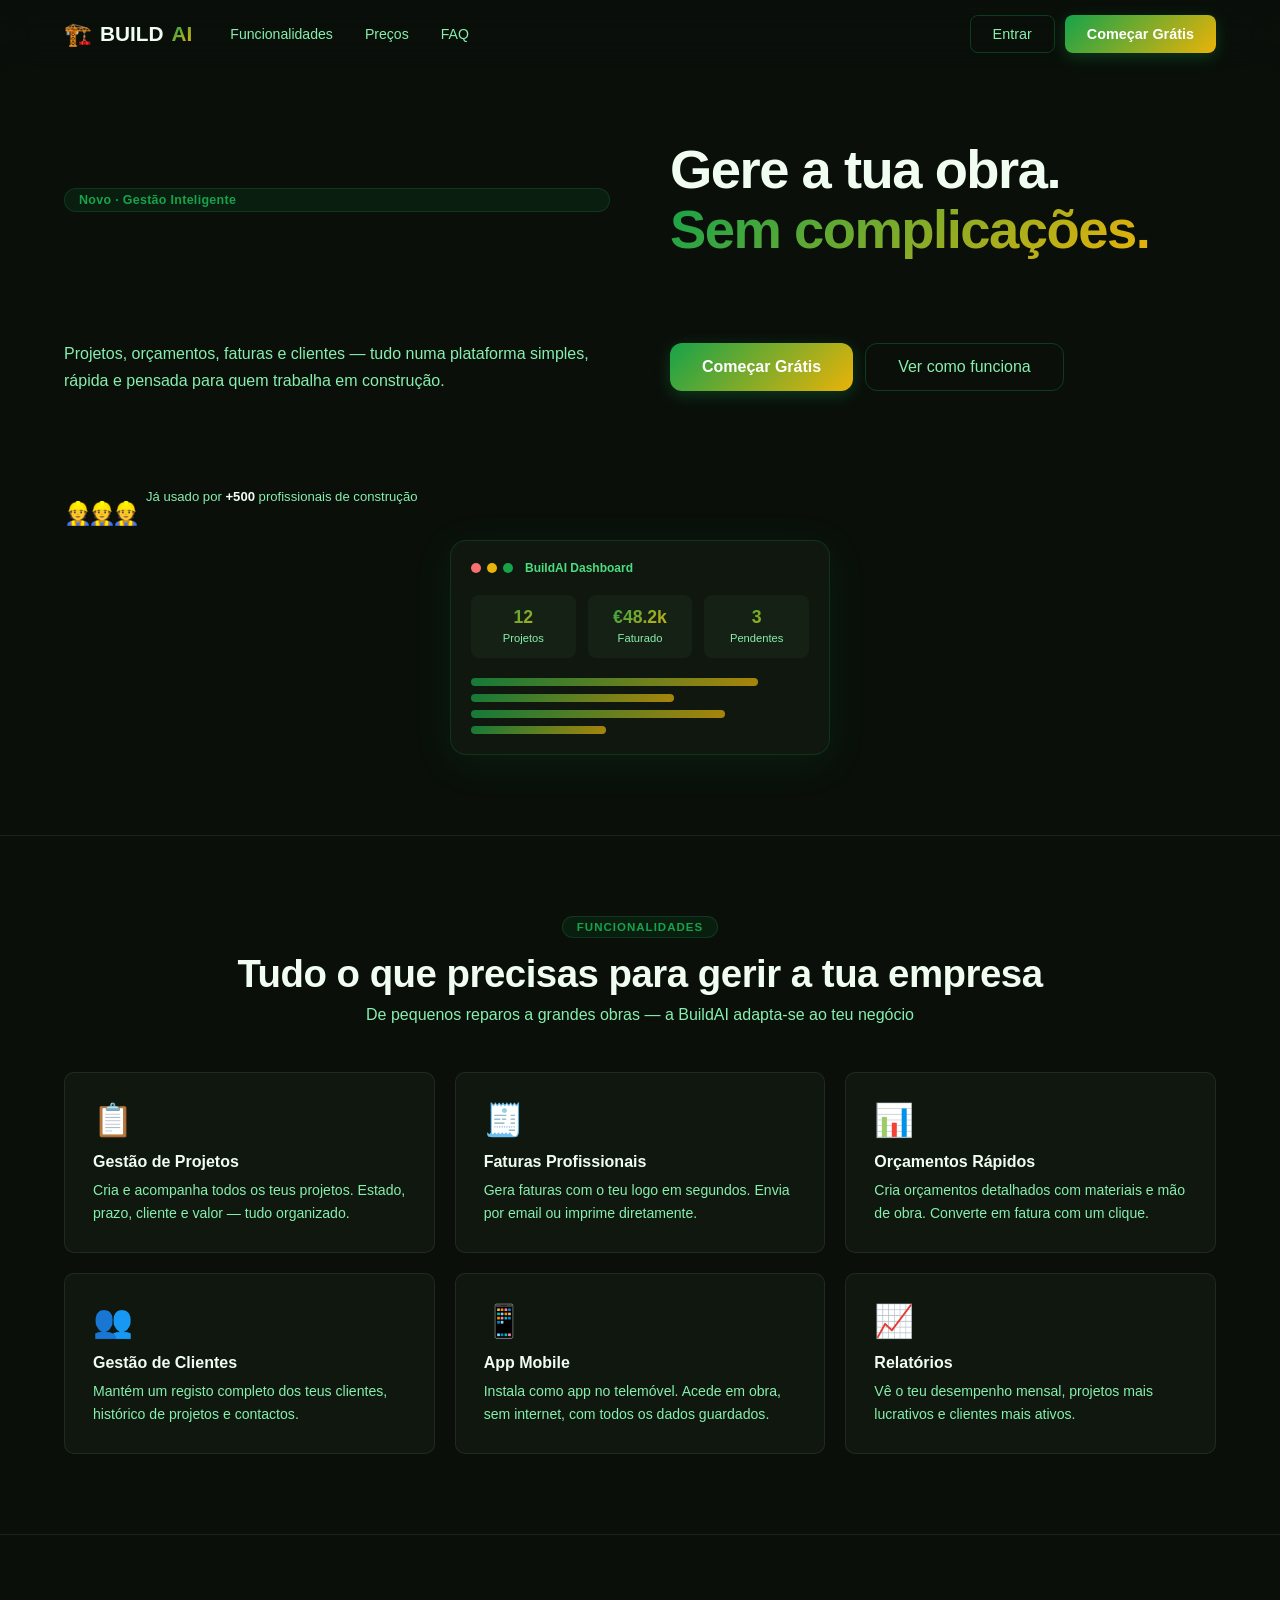
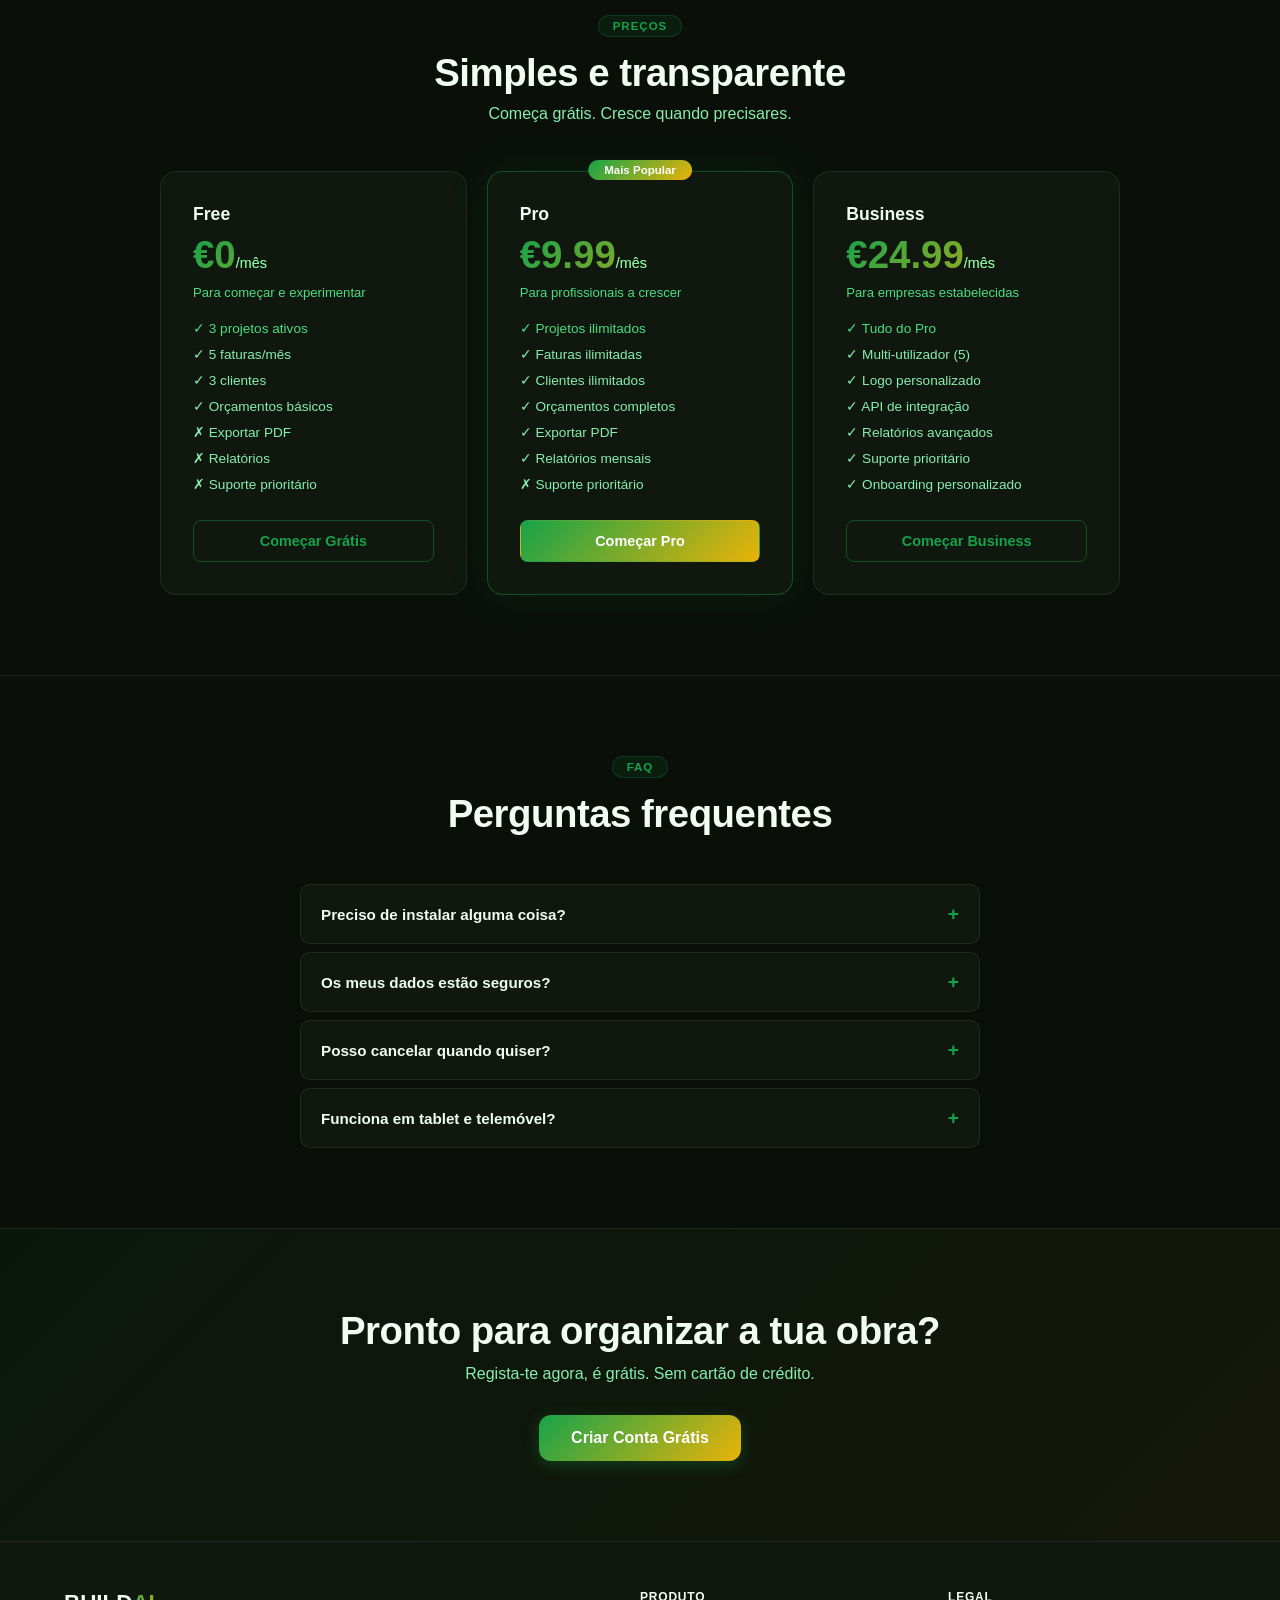
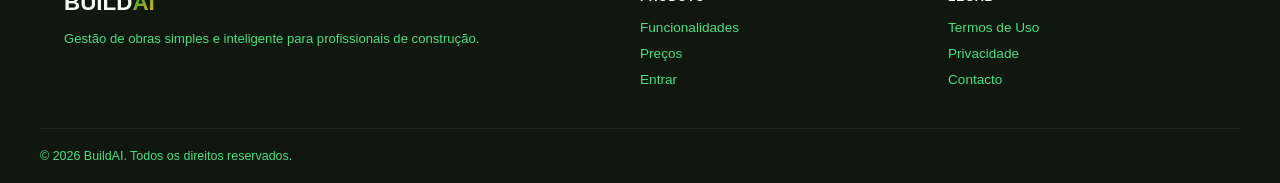
<file: index.html>
<!DOCTYPE html>
<html lang="pt">
<head>
  <meta charset="UTF-8">
  <meta name="viewport" content="width=device-width, initial-scale=1.0">
  <title>BuildAI — Gestão de Obras e Construção</title>
  <meta name="description" content="Plataforma de gestão para empresas de construção. Projetos, faturas, orçamentos — tudo num só lugar.">
  <meta name="theme-color" content="#16a34a">
  <link rel="stylesheet" href="css/style.css">
  <link rel="manifest" href="manifest.json">
  <link rel="icon" href="data:image/svg+xml,<svg xmlns='http://www.w3.org/2000/svg' viewBox='0 0 100 100'><text y='.9em' font-size='90'>🏗️</text></svg>">
</head>
<body>

<!-- ─── Header ───────────────────────────────────────────────────────────── -->
<header id="header">
  <div class="container header-inner">
    <a class="logo" href="#">
      <span class="logo-icon">🏗️</span>
      BUILD<strong>AI</strong>
    </a>
    <nav>
      <a href="#features">Funcionalidades</a>
      <a href="#precos">Preços</a>
      <a href="#faq">FAQ</a>
    </nav>
    <div class="header-right">
      <a href="app/index.html" class="btn-ghost">Entrar</a>
      <a href="app/index.html#register" class="btn-primary">Começar Grátis</a>
    </div>
    <button class="hamburger" id="hamburger" onclick="document.getElementById('mobile-nav').classList.toggle('open')">
      <span></span><span></span><span></span>
    </button>
  </div>
</header>

<!-- ─── Mobile Nav ────────────────────────────────────────────────────────── -->
<div class="mobile-nav" id="mobile-nav">
  <button class="mobile-nav-close" onclick="document.getElementById('mobile-nav').classList.remove('open')">✕</button>
  <a href="#features" onclick="document.getElementById('mobile-nav').classList.remove('open')">Funcionalidades</a>
  <a href="#precos" onclick="document.getElementById('mobile-nav').classList.remove('open')">Preços</a>
  <a href="#faq" onclick="document.getElementById('mobile-nav').classList.remove('open')">FAQ</a>
  <a href="app/index.html" class="btn-ghost">Entrar</a>
  <a href="app/index.html#register" class="btn-primary">Começar Grátis</a>
</div>

<!-- ─── Hero ──────────────────────────────────────────────────────────────── -->
<section class="hero">
  <div class="container hero-inner">
    <div class="hero-badge">Novo · Gestão Inteligente</div>
    <h1>Gere a tua obra.<br><span class="gradient-text">Sem complicações.</span></h1>
    <p>Projetos, orçamentos, faturas e clientes — tudo numa plataforma simples, rápida e pensada para quem trabalha em construção.</p>
    <div class="hero-btns">
      <a href="app/index.html#register" class="btn-primary btn-lg">Começar Grátis</a>
      <a href="#features" class="btn-ghost btn-lg">Ver como funciona</a>
    </div>
    <div class="hero-proof">
      <div class="proof-avatars">
        <span>👷</span><span>👷</span><span>👷</span>
      </div>
      <p>Já usado por <strong>+500</strong> profissionais de construção</p>
    </div>
  </div>
  <div class="hero-visual">
    <div class="dashboard-preview">
      <div class="preview-header">
        <span class="preview-dot red"></span>
        <span class="preview-dot yellow"></span>
        <span class="preview-dot green"></span>
        <span class="preview-title">BuildAI Dashboard</span>
      </div>
      <div class="preview-stats">
        <div class="preview-stat">
          <strong>12</strong><span>Projetos</span>
        </div>
        <div class="preview-stat">
          <strong>€48.2k</strong><span>Faturado</span>
        </div>
        <div class="preview-stat">
          <strong>3</strong><span>Pendentes</span>
        </div>
      </div>
      <div class="preview-bars">
        <div class="preview-bar" style="width:85%"></div>
        <div class="preview-bar" style="width:60%"></div>
        <div class="preview-bar" style="width:75%"></div>
        <div class="preview-bar" style="width:40%"></div>
      </div>
    </div>
  </div>
</section>

<!-- ─── Features ─────────────────────────────────────────────────────────── -->
<section class="features" id="features">
  <div class="container">
    <div class="section-header">
      <div class="section-tag">Funcionalidades</div>
      <h2>Tudo o que precisas para gerir a tua empresa</h2>
      <p>De pequenos reparos a grandes obras — a BuildAI adapta-se ao teu negócio</p>
    </div>
    <div class="features-grid">
      <div class="feature-card">
        <div class="feature-icon">📋</div>
        <h3>Gestão de Projetos</h3>
        <p>Cria e acompanha todos os teus projetos. Estado, prazo, cliente e valor — tudo organizado.</p>
      </div>
      <div class="feature-card">
        <div class="feature-icon">🧾</div>
        <h3>Faturas Profissionais</h3>
        <p>Gera faturas com o teu logo em segundos. Envia por email ou imprime diretamente.</p>
      </div>
      <div class="feature-card">
        <div class="feature-icon">📊</div>
        <h3>Orçamentos Rápidos</h3>
        <p>Cria orçamentos detalhados com materiais e mão de obra. Converte em fatura com um clique.</p>
      </div>
      <div class="feature-card">
        <div class="feature-icon">👥</div>
        <h3>Gestão de Clientes</h3>
        <p>Mantém um registo completo dos teus clientes, histórico de projetos e contactos.</p>
      </div>
      <div class="feature-card">
        <div class="feature-icon">📱</div>
        <h3>App Mobile</h3>
        <p>Instala como app no telemóvel. Acede em obra, sem internet, com todos os dados guardados.</p>
      </div>
      <div class="feature-card">
        <div class="feature-icon">📈</div>
        <h3>Relatórios</h3>
        <p>Vê o teu desempenho mensal, projetos mais lucrativos e clientes mais ativos.</p>
      </div>
    </div>
  </div>
</section>

<!-- ─── Pricing ───────────────────────────────────────────────────────────── -->
<section class="pricing" id="precos">
  <div class="container">
    <div class="section-header">
      <div class="section-tag">Preços</div>
      <h2>Simples e transparente</h2>
      <p>Começa grátis. Cresce quando precisares.</p>
    </div>
    <div class="plans-grid">

      <div class="plan-card">
        <div class="plan-name">Free</div>
        <div class="plan-price">€0<small>/mês</small></div>
        <p class="plan-desc">Para começar e experimentar</p>
        <ul>
          <li>✓ 3 projetos ativos</li>
          <li>✓ 5 faturas/mês</li>
          <li>✓ 3 clientes</li>
          <li>✓ Orçamentos básicos</li>
          <li>✗ Exportar PDF</li>
          <li>✗ Relatórios</li>
          <li>✗ Suporte prioritário</li>
        </ul>
        <a href="app/index.html#register" class="btn-plan">Começar Grátis</a>
      </div>

      <div class="plan-card featured">
        <div class="plan-badge">Mais Popular</div>
        <div class="plan-name">Pro</div>
        <div class="plan-price">€9.99<small>/mês</small></div>
        <p class="plan-desc">Para profissionais a crescer</p>
        <ul>
          <li>✓ Projetos ilimitados</li>
          <li>✓ Faturas ilimitadas</li>
          <li>✓ Clientes ilimitados</li>
          <li>✓ Orçamentos completos</li>
          <li>✓ Exportar PDF</li>
          <li>✓ Relatórios mensais</li>
          <li>✗ Suporte prioritário</li>
        </ul>
        <a href="app/index.html#register" class="btn-plan btn-plan-featured">Começar Pro</a>
      </div>

      <div class="plan-card">
        <div class="plan-name">Business</div>
        <div class="plan-price">€24.99<small>/mês</small></div>
        <p class="plan-desc">Para empresas estabelecidas</p>
        <ul>
          <li>✓ Tudo do Pro</li>
          <li>✓ Multi-utilizador (5)</li>
          <li>✓ Logo personalizado</li>
          <li>✓ API de integração</li>
          <li>✓ Relatórios avançados</li>
          <li>✓ Suporte prioritário</li>
          <li>✓ Onboarding personalizado</li>
        </ul>
        <a href="app/index.html#register" class="btn-plan">Começar Business</a>
      </div>

    </div>
  </div>
</section>

<!-- ─── FAQ ───────────────────────────────────────────────────────────────── -->
<section class="faq" id="faq">
  <div class="container">
    <div class="section-header">
      <div class="section-tag">FAQ</div>
      <h2>Perguntas frequentes</h2>
    </div>
    <div class="faq-list">
      <div class="faq-item">
        <button class="faq-q" onclick="toggleFaq(this)">Preciso de instalar alguma coisa? <span>+</span></button>
        <div class="faq-a">Não. A BuildAI funciona diretamente no browser. Podes também instalar como app no telemóvel sem ir à App Store.</div>
      </div>
      <div class="faq-item">
        <button class="faq-q" onclick="toggleFaq(this)">Os meus dados estão seguros? <span>+</span></button>
        <div class="faq-a">Sim. Os dados ficam guardados no teu dispositivo. Não partilhamos informação com terceiros.</div>
      </div>
      <div class="faq-item">
        <button class="faq-q" onclick="toggleFaq(this)">Posso cancelar quando quiser? <span>+</span></button>
        <div class="faq-a">Sim, sem compromisso. Cancelas a qualquer momento e passas para o plano Free.</div>
      </div>
      <div class="faq-item">
        <button class="faq-q" onclick="toggleFaq(this)">Funciona em tablet e telemóvel? <span>+</span></button>
        <div class="faq-a">Sim, o design é totalmente responsivo e funciona em qualquer dispositivo.</div>
      </div>
    </div>
  </div>
</section>

<!-- ─── CTA ───────────────────────────────────────────────────────────────── -->
<section class="cta">
  <div class="container cta-inner">
    <h2>Pronto para organizar a tua obra?</h2>
    <p>Regista-te agora, é grátis. Sem cartão de crédito.</p>
    <a href="app/index.html#register" class="btn-primary btn-lg">Criar Conta Grátis</a>
  </div>
</section>

<!-- ─── Footer ────────────────────────────────────────────────────────────── -->
<footer>
  <div class="container footer-inner">
    <div>
      <span class="footer-logo">BUILD<strong>AI</strong></span>
      <p>Gestão de obras simples e inteligente para profissionais de construção.</p>
    </div>
    <div class="footer-col">
      <h4>Produto</h4>
      <ul>
        <li><a href="#features">Funcionalidades</a></li>
        <li><a href="#precos">Preços</a></li>
        <li><a href="app/index.html">Entrar</a></li>
      </ul>
    </div>
    <div class="footer-col">
      <h4>Legal</h4>
      <ul>
        <li><a href="#">Termos de Uso</a></li>
        <li><a href="#">Privacidade</a></li>
        <li><a href="#">Contacto</a></li>
      </ul>
    </div>
  </div>
  <div class="container footer-bottom">
    <p>© <span id="year"></span> BuildAI. Todos os direitos reservados.</p>
  </div>
</footer>

<script>
  document.getElementById('year').textContent = new Date().getFullYear();
  window.addEventListener('scroll', () => {
    document.getElementById('header').classList.toggle('solid', window.scrollY > 50);
  });
  function toggleFaq(btn) {
    const item = btn.parentElement;
    item.classList.toggle('open');
    btn.querySelector('span').textContent = item.classList.contains('open') ? '−' : '+';
  }
</script>
</body>
</html>
</file>
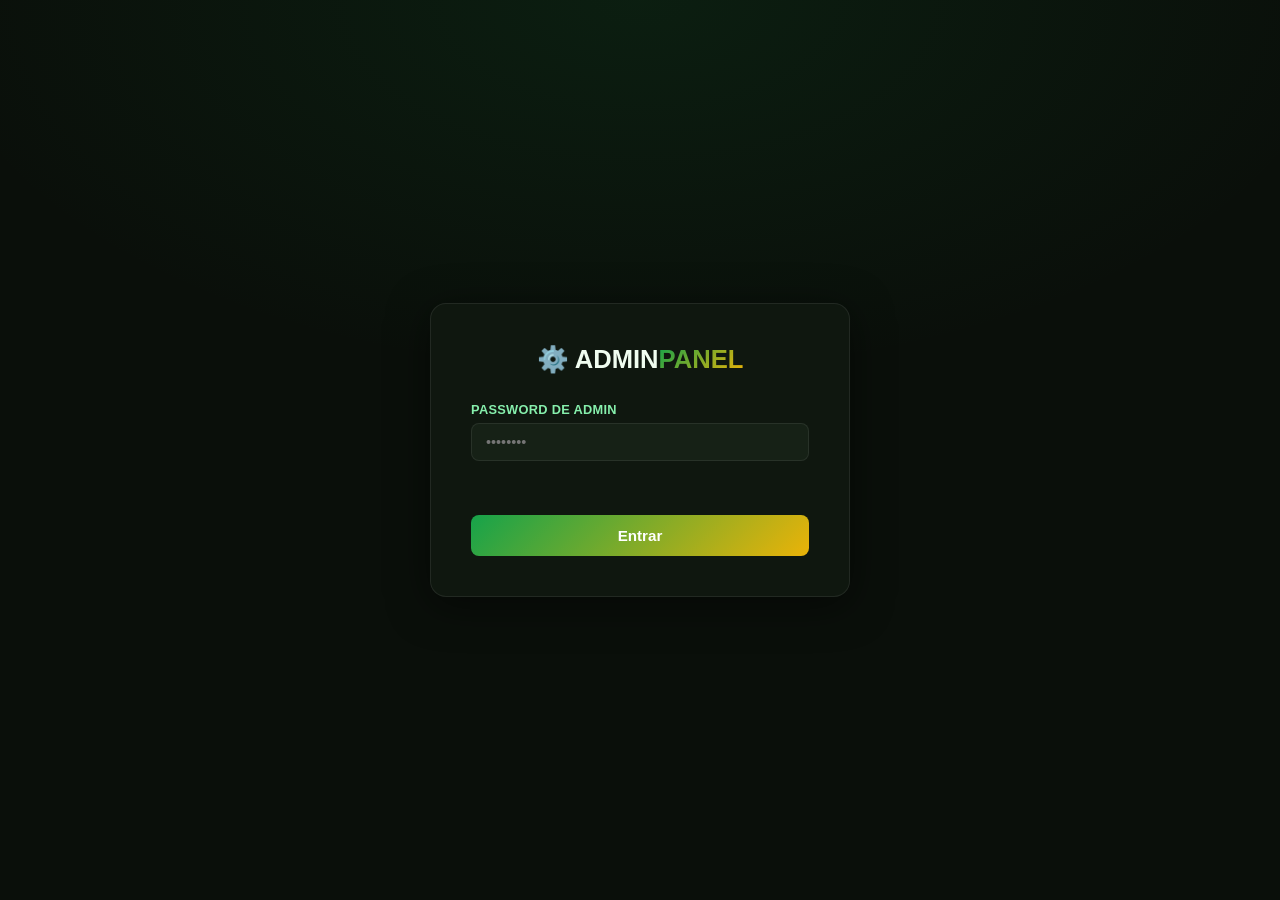
<file: admin/index.html>
<!DOCTYPE html>
<html lang="pt">
<head>
  <meta charset="UTF-8">
  <meta name="viewport" content="width=device-width, initial-scale=1.0">
  <title>BuildAI Admin</title>
  <meta name="robots" content="noindex, nofollow">
  <meta name="theme-color" content="#16a34a">
  <link rel="stylesheet" href="../css/app.css">
  <link rel="stylesheet" href="admin.css">
  <link rel="icon" href="data:image/svg+xml,<svg xmlns='http://www.w3.org/2000/svg' viewBox='0 0 100 100'><text y='.9em' font-size='90'>⚙️</text></svg>">
</head>
<body>

<!-- ─── Admin Login ───────────────────────────────────────────────────────── -->
<div id="admin-login" class="auth-screen">
  <div class="auth-box">
    <div class="auth-logo">⚙️ ADMIN<strong>PANEL</strong></div>
    <div class="auth-form">
      <div class="form-group">
        <label>Password de Admin</label>
        <input type="password" id="admin-pass" placeholder="••••••••" onkeydown="if(event.key==='Enter') AdminAuth.login()">
      </div>
      <div id="admin-error" class="auth-error"></div>
      <button class="btn-auth" onclick="AdminAuth.login()">Entrar</button>
    </div>
  </div>
</div>

<!-- ─── Admin App ─────────────────────────────────────────────────────────── -->
<div id="admin-app" class="app-screen hidden">

  <aside class="sidebar">
    <div class="sidebar-logo">⚙️ ADMIN<strong>PANEL</strong></div>
    <nav class="sidebar-nav">
      <a class="nav-item active" onclick="Admin.goto('overview')" data-page="overview"><span>📊</span> Visão Geral</a>
      <a class="nav-item" onclick="Admin.goto('users')" data-page="users"><span>👥</span> Utilizadores</a>
      <a class="nav-item" onclick="Admin.goto('projects')" data-page="projects"><span>📋</span> Todos os Projetos</a>
      <a class="nav-item" onclick="Admin.goto('invoices')" data-page="invoices"><span>🧾</span> Todas as Faturas</a>
      <a class="nav-item" onclick="Admin.goto('revenue')" data-page="revenue"><span>💶</span> Receita</a>
    </nav>
    <div class="sidebar-footer">
      <div class="plan-badge-sidebar" style="background:rgba(234,179,8,0.15);color:#eab308">ADMIN</div>
      <button class="btn-logout" onclick="AdminAuth.logout()">Sair</button>
    </div>
  </aside>

  <div class="main-wrap">
    <header class="app-header">
      <button class="menu-toggle" onclick="document.querySelector('.sidebar').classList.toggle('open')">☰</button>
      <h1 id="admin-page-title">Visão Geral</h1>
      <div class="app-header-right">
        <span style="font-size:0.8rem;color:var(--text2)">Admin</span>
        <div class="avatar" style="background:linear-gradient(135deg,#eab308,#f97316)">A</div>
      </div>
    </header>
    <main id="admin-main" class="app-main"></main>
  </div>
</div>

<!-- ─── Modal ─────────────────────────────────────────────────────────────── -->
<div id="modal" class="modal hidden">
  <div class="modal-box">
    <div class="modal-header">
      <h3 id="modal-title"></h3>
      <button onclick="closeModal()">✕</button>
    </div>
    <div id="modal-body"></div>
  </div>
</div>

<div id="toast-container"></div>

<script src="../js/db.js"></script>
<script src="admin.js"></script>
</body>
</html>
</file>
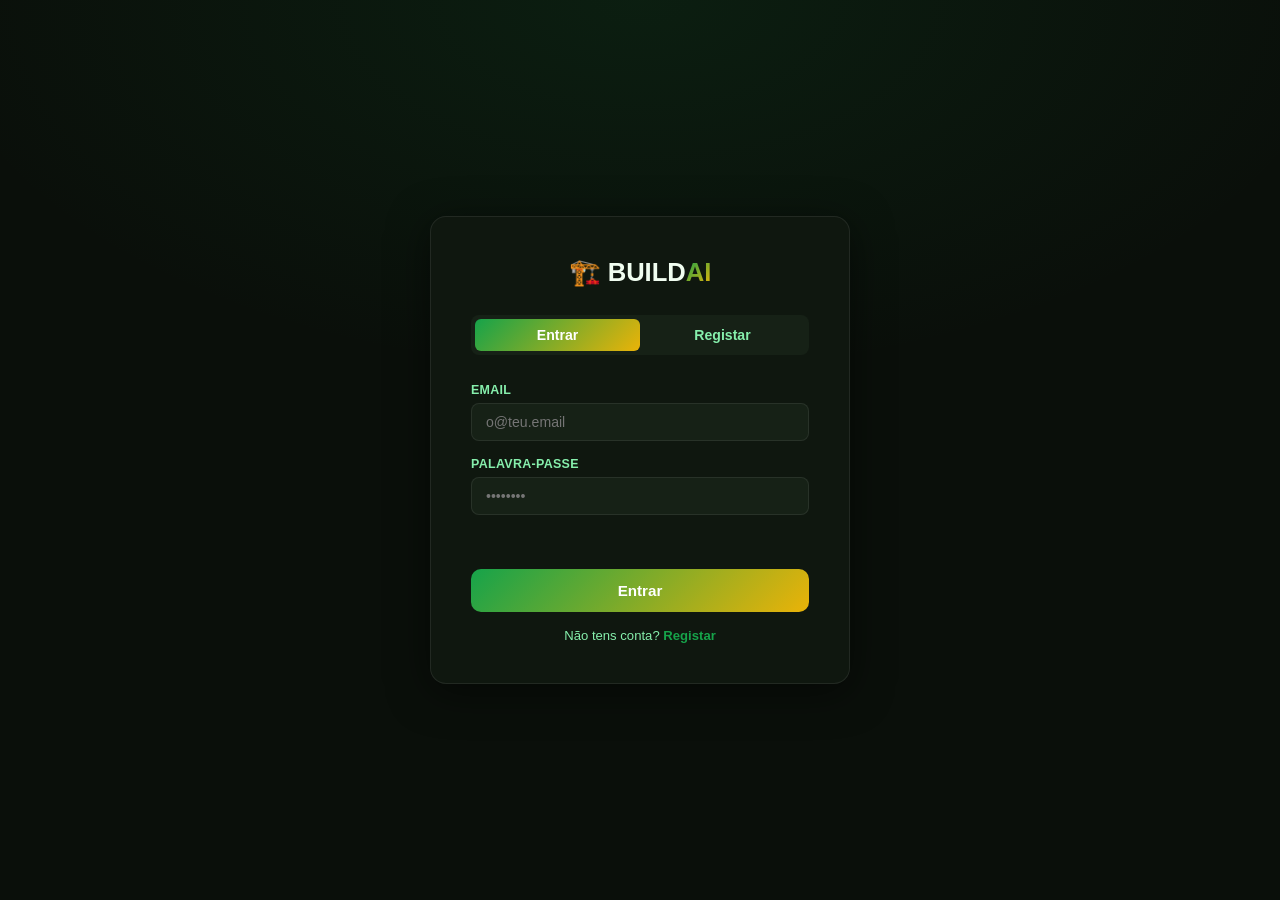
<file: app/index.html>
<!DOCTYPE html>
<html lang="pt">
<head>
  <meta charset="UTF-8">
  <meta name="viewport" content="width=device-width, initial-scale=1.0">
  <title>BuildAI — App</title>
  <meta name="theme-color" content="#16a34a">
  <link rel="stylesheet" href="../css/app.css">
  <link rel="manifest" href="../manifest.json">
  <link rel="icon" href="data:image/svg+xml,<svg xmlns='http://www.w3.org/2000/svg' viewBox='0 0 100 100'><text y='.9em' font-size='90'>🏗️</text></svg>">
</head>
<body>

<!-- ─── Auth Screen ───────────────────────────────────────────────────────── -->
<div id="auth-screen" class="auth-screen">
  <div class="auth-box">
    <div class="auth-logo">🏗️ BUILD<strong>AI</strong></div>
    <div class="auth-tabs">
      <button class="auth-tab active" onclick="showTab('login')">Entrar</button>
      <button class="auth-tab" onclick="showTab('register')">Registar</button>
    </div>

    <!-- Login -->
    <div id="tab-login" class="auth-form">
      <div class="form-group">
        <label>Email</label>
        <input type="email" id="login-email" placeholder="o@teu.email">
      </div>
      <div class="form-group">
        <label>Palavra-passe</label>
        <input type="password" id="login-pass" placeholder="••••••••">
      </div>
      <div id="login-error" class="auth-error"></div>
      <button class="btn-auth" onclick="Auth.login()">Entrar</button>
      <p class="auth-switch">Não tens conta? <a onclick="showTab('register')">Registar</a></p>
    </div>

    <!-- Register -->
    <div id="tab-register" class="auth-form hidden">
      <div class="form-group">
        <label>Nome</label>
        <input type="text" id="reg-name" placeholder="O teu nome">
      </div>
      <div class="form-group">
        <label>Empresa (opcional)</label>
        <input type="text" id="reg-company" placeholder="Nome da empresa">
      </div>
      <div class="form-group">
        <label>Email</label>
        <input type="email" id="reg-email" placeholder="o@teu.email">
      </div>
      <div class="form-group">
        <label>Palavra-passe</label>
        <input type="password" id="reg-pass" placeholder="Mínimo 6 caracteres">
      </div>
      <div id="reg-error" class="auth-error"></div>
      <button class="btn-auth" onclick="Auth.register()">Criar Conta Grátis</button>
      <p class="auth-switch">Já tens conta? <a onclick="showTab('login')">Entrar</a></p>
    </div>
  </div>
</div>

<!-- ─── App ───────────────────────────────────────────────────────────────── -->
<div id="app-screen" class="app-screen hidden">

  <!-- Sidebar -->
  <aside class="sidebar" id="sidebar">
    <div class="sidebar-logo">🏗️ BUILD<strong>AI</strong></div>
    <nav class="sidebar-nav">
      <a class="nav-item active" onclick="App.goto('dashboard')" data-page="dashboard">
        <span>📊</span> Dashboard
      </a>
      <a class="nav-item" onclick="App.goto('projects')" data-page="projects">
        <span>📋</span> Projetos
      </a>
      <a class="nav-item" onclick="App.goto('quotes')" data-page="quotes">
        <span>📊</span> Orçamentos
      </a>
      <a class="nav-item" onclick="App.goto('invoices')" data-page="invoices">
        <span>🧾</span> Faturas
      </a>
      <a class="nav-item" onclick="App.goto('clients')" data-page="clients">
        <span>👥</span> Clientes
      </a>
      <a class="nav-item" onclick="App.goto('statistics')" data-page="statistics">
        <span>📈</span> Estatísticas
      </a>
    </nav>
    <div class="sidebar-footer">
      <div class="plan-badge-sidebar" id="plan-badge">Free</div>
      <a class="nav-item" onclick="App.goto('settings')" data-page="settings">
        <span>⚙️</span> Definições
      </a>
      <button class="btn-logout" onclick="Auth.logout()">Sair</button>
    </div>
  </aside>

  <!-- Main -->
  <div class="main-wrap">
    <header class="app-header">
      <button class="menu-toggle" onclick="document.getElementById('sidebar').classList.toggle('open')">☰</button>
      <h1 id="page-title">Dashboard</h1>
      <div class="app-header-right">
        <span id="user-name-header"></span>
        <div class="avatar" id="user-avatar">U</div>
      </div>
    </header>
    <main id="app-main" class="app-main"></main>
  </div>

</div>

<!-- ─── Modal ─────────────────────────────────────────────────────────────── -->
<div id="modal" class="modal hidden">
  <div class="modal-box">
    <div class="modal-header">
      <h3 id="modal-title">Modal</h3>
      <button onclick="closeModal()">✕</button>
    </div>
    <div id="modal-body"></div>
  </div>
</div>

<!-- ─── Toast ─────────────────────────────────────────────────────────────── -->
<div id="toast-container"></div>

<script src="../js/db.js"></script>
<script src="../js/auth.js"></script>
<script src="../js/app.js"></script>
</body>
</html>
</file>
<file: css/style.css>
:root {
  --green: #16a34a; --green-dark: #15803d; --gold: #eab308;
  --gradient: linear-gradient(135deg, #16a34a, #eab308);
  --bg: #0a0f0a; --bg2: #0f170f; --bg3: #162116; --bg4: #1e2e1e;
  --border: rgba(255,255,255,0.08);
  --text: #f0fdf0; --text2: #86efac; --text3: #4ade80;
  --radius: 10px; --transition: 0.2s ease;
}
*, *::before, *::after { box-sizing: border-box; margin: 0; padding: 0; }
html { scroll-behavior: smooth; }
body { font-family: 'Helvetica Neue', Arial, sans-serif; background: var(--bg); color: var(--text); overflow-x: hidden; }
a { color: inherit; text-decoration: none; }
button { cursor: pointer; border: none; background: none; color: inherit; font: inherit; }
.container { max-width: 1200px; margin: 0 auto; padding: 0 24px; }
.gradient-text { background: var(--gradient); -webkit-background-clip: text; -webkit-text-fill-color: transparent; background-clip: text; }

/* Buttons */
.btn-primary { display: inline-flex; align-items: center; gap: 6px; padding: 10px 22px; border-radius: 8px; background: var(--gradient); color: #fff; font-weight: 700; font-size: 0.9rem; transition: opacity var(--transition), transform var(--transition); box-shadow: 0 4px 16px rgba(22,163,74,0.3); }
.btn-primary:hover { opacity: 0.88; transform: translateY(-1px); }
.btn-primary.btn-lg { padding: 14px 32px; font-size: 1rem; border-radius: 12px; }
.btn-ghost { display: inline-flex; align-items: center; gap: 6px; padding: 10px 22px; border-radius: 8px; border: 1.5px solid rgba(22,163,74,0.3); color: var(--text2); font-size: 0.9rem; transition: all var(--transition); }
.btn-ghost:hover { border-color: var(--green); color: var(--text); }
.btn-ghost.btn-lg { padding: 14px 32px; font-size: 1rem; border-radius: 12px; }

/* Header */
header { position: fixed; top: 0; left: 0; right: 0; z-index: 100; background: rgba(10,15,10,0.8); backdrop-filter: blur(16px); border-bottom: 1px solid transparent; transition: border-color var(--transition); }
header.solid { border-color: var(--border); background: rgba(10,15,10,0.98); }
.header-inner { display: flex; align-items: center; gap: 24px; height: 68px; }
.logo { display: flex; align-items: center; gap: 8px; font-size: 1.3rem; font-weight: 800; flex-shrink: 0; }
.logo-icon { font-size: 1.4rem; }
.logo strong { background: var(--gradient); -webkit-background-clip: text; -webkit-text-fill-color: transparent; background-clip: text; }
nav { display: flex; gap: 4px; }
nav a { padding: 7px 14px; border-radius: 8px; font-size: 0.88rem; color: var(--text2); transition: all var(--transition); }
nav a:hover { color: var(--text); background: var(--bg3); }
.header-right { margin-left: auto; display: flex; gap: 10px; }
.hamburger { display: none; flex-direction: column; gap: 5px; padding: 8px; margin-left: auto; }
.hamburger span { width: 22px; height: 2px; background: var(--text); border-radius: 2px; }
.mobile-nav { display: none; position: fixed; inset: 0; background: var(--bg2); z-index: 200; padding: 80px 24px 24px; flex-direction: column; gap: 4px; }
.mobile-nav.open { display: flex; }
.mobile-nav a { padding: 14px 0; font-size: 1rem; border-bottom: 1px solid var(--border); color: var(--text2); }
.mobile-nav .btn-primary, .mobile-nav .btn-ghost { margin-top: 8px; justify-content: center; }
.mobile-nav-close { position: absolute; top: 20px; right: 20px; font-size: 1.5rem; color: var(--text3); }

/* Hero */
.hero { padding: 140px 0 80px; }
.hero-inner { display: grid; grid-template-columns: 1fr 1fr; gap: 60px; align-items: center; }
.hero-badge { display: inline-block; background: rgba(22,163,74,0.1); border: 1px solid rgba(22,163,74,0.2); color: var(--green); font-size: 0.78rem; font-weight: 700; padding: 4px 14px; border-radius: 20px; margin-bottom: 20px; letter-spacing: 0.3px; }
.hero h1 { font-size: clamp(2rem, 4.5vw, 3.4rem); font-weight: 900; line-height: 1.1; letter-spacing: -1.5px; margin-bottom: 20px; }
.hero p { color: var(--text2); font-size: 1rem; line-height: 1.7; margin-bottom: 32px; }
.hero-btns { display: flex; gap: 12px; flex-wrap: wrap; margin-bottom: 32px; }
.hero-proof { display: flex; align-items: center; gap: 10px; }
.proof-avatars { display: flex; }
.proof-avatars span { font-size: 1.4rem; margin-right: -4px; }
.hero-proof p { font-size: 0.82rem; color: var(--text2); }
.hero-proof strong { color: var(--text); }

/* Dashboard preview */
.hero-visual { display: flex; justify-content: center; }
.dashboard-preview { background: var(--bg2); border: 1px solid rgba(22,163,74,0.2); border-radius: 16px; padding: 20px; width: 100%; max-width: 380px; box-shadow: 0 8px 40px rgba(22,163,74,0.1); }
.preview-header { display: flex; align-items: center; gap: 6px; margin-bottom: 20px; }
.preview-dot { width: 10px; height: 10px; border-radius: 50%; }
.preview-dot.red { background: #f87171; }
.preview-dot.yellow { background: var(--gold); }
.preview-dot.green { background: var(--green); }
.preview-title { font-size: 0.75rem; color: var(--text3); margin-left: 6px; font-weight: 600; }
.preview-stats { display: flex; gap: 12px; margin-bottom: 20px; }
.preview-stat { flex: 1; background: var(--bg3); border-radius: 8px; padding: 12px; text-align: center; }
.preview-stat strong { display: block; font-size: 1.1rem; font-weight: 900; background: var(--gradient); -webkit-background-clip: text; -webkit-text-fill-color: transparent; background-clip: text; }
.preview-stat span { font-size: 0.7rem; color: var(--text2); }
.preview-bars { display: flex; flex-direction: column; gap: 8px; }
.preview-bar { height: 8px; border-radius: 4px; background: var(--gradient); opacity: 0.7; }

/* Section header */
.section-header { text-align: center; margin-bottom: 48px; }
.section-tag { display: inline-block; background: rgba(22,163,74,0.1); border: 1px solid rgba(22,163,74,0.2); color: var(--green); font-size: 0.72rem; font-weight: 700; padding: 4px 14px; border-radius: 20px; margin-bottom: 14px; letter-spacing: 1px; text-transform: uppercase; }
.section-header h2 { font-size: clamp(1.6rem, 3vw, 2.4rem); font-weight: 800; letter-spacing: -0.5px; margin-bottom: 10px; }
.section-header p { color: var(--text2); }

/* Features */
.features { padding: 80px 0; border-top: 1px solid var(--border); }
.features-grid { display: grid; grid-template-columns: repeat(auto-fill, minmax(280px,1fr)); gap: 20px; }
.feature-card { background: var(--bg2); border: 1px solid var(--border); border-radius: var(--radius); padding: 28px; transition: all var(--transition); }
.feature-card:hover { border-color: rgba(22,163,74,0.3); transform: translateY(-2px); box-shadow: 0 8px 24px rgba(22,163,74,0.08); }
.feature-icon { font-size: 2rem; margin-bottom: 14px; }
.feature-card h3 { font-size: 1rem; font-weight: 700; margin-bottom: 8px; }
.feature-card p { color: var(--text2); font-size: 0.88rem; line-height: 1.6; }

/* Pricing */
.pricing { padding: 80px 0; border-top: 1px solid var(--border); }
.plans-grid { display: grid; grid-template-columns: repeat(auto-fill, minmax(280px,1fr)); gap: 20px; max-width: 960px; margin: 0 auto; }
.plan-card { background: var(--bg2); border: 1px solid var(--border); border-radius: 16px; padding: 32px; position: relative; transition: all var(--transition); }
.plan-card:hover { transform: translateY(-3px); box-shadow: 0 8px 32px rgba(22,163,74,0.1); }
.plan-card.featured { border-color: rgba(22,163,74,0.4); box-shadow: 0 0 40px rgba(22,163,74,0.12); }
.plan-badge { position: absolute; top: -12px; left: 50%; transform: translateX(-50%); background: var(--gradient); color: #fff; font-size: 0.72rem; font-weight: 700; padding: 4px 16px; border-radius: 10px; white-space: nowrap; }
.plan-name { font-size: 1.1rem; font-weight: 800; margin-bottom: 8px; }
.plan-price { font-size: 2.4rem; font-weight: 900; background: var(--gradient); -webkit-background-clip: text; -webkit-text-fill-color: transparent; background-clip: text; }
.plan-price small { font-size: 0.9rem; font-weight: 400; color: var(--text2); -webkit-text-fill-color: var(--text2); }
.plan-desc { color: var(--text3); font-size: 0.82rem; margin: 8px 0 20px; }
.plan-card ul { list-style: none; display: flex; flex-direction: column; gap: 10px; margin-bottom: 28px; }
.plan-card li { font-size: 0.85rem; color: var(--text2); }
.plan-card li:first-child { color: var(--text3); }
.btn-plan { display: block; padding: 12px; border-radius: 8px; text-align: center; font-weight: 700; font-size: 0.9rem; border: 1.5px solid rgba(22,163,74,0.4); color: var(--green); transition: all var(--transition); }
.btn-plan:hover { background: var(--gradient); border-color: transparent; color: #fff; }
.btn-plan-featured { background: var(--gradient); border-color: transparent; color: #fff; }

/* FAQ */
.faq { padding: 80px 0; border-top: 1px solid var(--border); }
.faq-list { max-width: 680px; margin: 0 auto; display: flex; flex-direction: column; gap: 8px; }
.faq-item { background: var(--bg2); border: 1px solid var(--border); border-radius: 10px; overflow: hidden; }
.faq-q { width: 100%; padding: 18px 20px; display: flex; justify-content: space-between; align-items: center; font-size: 0.95rem; font-weight: 600; cursor: pointer; transition: background var(--transition); }
.faq-q:hover { background: var(--bg3); }
.faq-q span { font-size: 1.2rem; color: var(--green); transition: transform 0.2s; }
.faq-item.open .faq-q span { transform: rotate(45deg); }
.faq-a { display: none; padding: 0 20px 18px; color: var(--text2); font-size: 0.88rem; line-height: 1.7; }
.faq-item.open .faq-a { display: block; }

/* CTA */
.cta { padding: 80px 0; border-top: 1px solid var(--border); background: linear-gradient(135deg, rgba(22,163,74,0.05), rgba(234,179,8,0.05)); }
.cta-inner { text-align: center; }
.cta h2 { font-size: clamp(1.6rem, 3vw, 2.4rem); font-weight: 800; letter-spacing: -0.5px; margin-bottom: 12px; }
.cta p { color: var(--text2); margin-bottom: 32px; }

/* Footer */
footer { background: var(--bg2); border-top: 1px solid var(--border); padding: 48px 0 0; }
.footer-inner { display: grid; grid-template-columns: 2fr 1fr 1fr; gap: 40px; padding-bottom: 40px; border-bottom: 1px solid var(--border); }
.footer-logo { display: block; font-size: 1.4rem; font-weight: 900; margin-bottom: 12px; }
.footer-logo strong { background: var(--gradient); -webkit-background-clip: text; -webkit-text-fill-color: transparent; background-clip: text; }
footer .footer-inner > div > p { font-size: 0.82rem; color: var(--text3); line-height: 1.7; }
.footer-col h4 { font-size: 0.75rem; font-weight: 700; text-transform: uppercase; letter-spacing: 0.8px; color: var(--text); margin-bottom: 14px; }
.footer-col ul { list-style: none; display: flex; flex-direction: column; gap: 8px; }
.footer-col ul li a { font-size: 0.85rem; color: var(--text3); transition: color var(--transition); }
.footer-col ul li a:hover { color: var(--green); }
.footer-bottom { padding: 20px 0; display: flex; justify-content: space-between; }
.footer-bottom p { font-size: 0.78rem; color: var(--text3); }

/* Responsive */
@media (max-width: 900px) { .hero-inner { grid-template-columns: 1fr; } .hero-visual { display: none; } .footer-inner { grid-template-columns: 1fr 1fr; } }
@media (max-width: 768px) { nav { display: none; } .header-right { display: none; } .hamburger { display: flex; } .footer-inner { grid-template-columns: 1fr; } }
@media (max-width: 480px) { .hero { padding: 100px 0 60px; } .hero-btns { flex-direction: column; } .plans-grid { grid-template-columns: 1fr; } }
</file>
<file: css/app.css>
/* ─── Variables ───────────────────────────────────────────────────────────── */
:root {
  --green: #16a34a;
  --green-dark: #15803d;
  --green-light: #dcfce7;
  --gold: #eab308;
  --gold-light: #fef9c3;
  --gradient: linear-gradient(135deg, #16a34a, #eab308);
  --bg: #0a0f0a;
  --bg2: #0f170f;
  --bg3: #162116;
  --bg4: #1e2e1e;
  --border: rgba(255,255,255,0.08);
  --text: #f0fdf0;
  --text2: #86efac;
  --text3: #4ade80;
  --radius: 10px;
  --sidebar-w: 240px;
  --header-h: 60px;
}

*, *::before, *::after { box-sizing: border-box; margin: 0; padding: 0; }
html { scroll-behavior: smooth; }
body { font-family: 'Helvetica Neue', Arial, sans-serif; background: var(--bg); color: var(--text); min-height: 100vh; overflow-x: hidden; }
a { color: inherit; text-decoration: none; cursor: pointer; }
button { cursor: pointer; border: none; background: none; color: inherit; font: inherit; }
input, select, textarea { font: inherit; }

/* ─── Auth ────────────────────────────────────────────────────────────────── */
.auth-screen {
  min-height: 100vh; display: flex;
  align-items: center; justify-content: center;
  background: var(--bg);
  background-image: radial-gradient(ellipse 80% 60% at 50% 0%, rgba(22,163,74,0.1) 0%, transparent 70%);
}
.auth-box {
  background: var(--bg2); border: 1px solid var(--border);
  border-radius: 16px; padding: 40px;
  width: 100%; max-width: 420px;
  box-shadow: 0 8px 40px rgba(0,0,0,0.5);
}
.auth-logo {
  text-align: center; font-size: 1.6rem; font-weight: 900;
  margin-bottom: 28px; color: var(--text);
}
.auth-logo strong { background: var(--gradient); -webkit-background-clip: text; -webkit-text-fill-color: transparent; background-clip: text; }
.auth-tabs { display: flex; gap: 0; margin-bottom: 28px; background: var(--bg3); border-radius: 8px; padding: 4px; }
.auth-tab { flex: 1; padding: 8px; border-radius: 6px; font-size: 0.88rem; font-weight: 600; color: var(--text2); transition: all 0.2s; }
.auth-tab.active { background: var(--gradient); color: #fff; }
.auth-form { display: flex; flex-direction: column; gap: 16px; }
.auth-error { color: #f87171; font-size: 0.82rem; min-height: 18px; }
.btn-auth { padding: 13px; border-radius: var(--radius); background: var(--gradient); color: #fff; font-weight: 700; font-size: 0.95rem; margin-top: 4px; transition: opacity 0.2s; }
.btn-auth:hover { opacity: 0.88; }
.auth-switch { text-align: center; font-size: 0.82rem; color: var(--text2); }
.auth-switch a { color: var(--green); font-weight: 600; cursor: pointer; }
.hidden { display: none !important; }

/* ─── Layout ──────────────────────────────────────────────────────────────── */
.app-screen { display: flex; min-height: 100vh; }

/* ─── Sidebar ─────────────────────────────────────────────────────────────── */
.sidebar {
  width: var(--sidebar-w); background: var(--bg2);
  border-right: 1px solid var(--border);
  display: flex; flex-direction: column;
  position: fixed; left: 0; top: 0; bottom: 0;
  z-index: 50; transition: transform 0.3s ease;
}
.sidebar-logo {
  padding: 20px; font-size: 1.3rem; font-weight: 900;
  border-bottom: 1px solid var(--border); color: var(--text);
}
.sidebar-logo strong { background: var(--gradient); -webkit-background-clip: text; -webkit-text-fill-color: transparent; background-clip: text; }
.sidebar-nav { flex: 1; padding: 12px 8px; display: flex; flex-direction: column; gap: 2px; overflow-y: auto; }
.nav-item {
  display: flex; align-items: center; gap: 10px;
  padding: 10px 14px; border-radius: 8px;
  font-size: 0.88rem; font-weight: 500; color: var(--text2);
  transition: all 0.2s; cursor: pointer;
}
.nav-item:hover { background: var(--bg3); color: var(--text); }
.nav-item.active { background: rgba(22,163,74,0.15); color: var(--green); font-weight: 700; }
.sidebar-footer { padding: 12px 8px; border-top: 1px solid var(--border); display: flex; flex-direction: column; gap: 4px; }
.plan-badge-sidebar { text-align: center; padding: 4px 12px; border-radius: 20px; font-size: 0.7rem; font-weight: 800; background: rgba(234,179,8,0.15); color: var(--gold); border: 1px solid rgba(234,179,8,0.3); margin-bottom: 4px; letter-spacing: 1px; }
.btn-logout { padding: 10px 14px; border-radius: 8px; font-size: 0.82rem; color: #f87171; text-align: left; transition: background 0.2s; }
.btn-logout:hover { background: rgba(248,113,113,0.1); }

/* ─── Main ────────────────────────────────────────────────────────────────── */
.main-wrap { margin-left: var(--sidebar-w); flex: 1; display: flex; flex-direction: column; min-height: 100vh; }
.app-header {
  height: var(--header-h); background: var(--bg2);
  border-bottom: 1px solid var(--border);
  display: flex; align-items: center; gap: 16px;
  padding: 0 24px; position: sticky; top: 0; z-index: 40;
}
.app-header h1 { font-size: 1.1rem; font-weight: 700; flex: 1; }
.app-header-right { display: flex; align-items: center; gap: 12px; }
#user-name-header { font-size: 0.82rem; color: var(--text2); }
.avatar { width: 34px; height: 34px; border-radius: 50%; background: var(--gradient); display: flex; align-items: center; justify-content: center; font-weight: 800; font-size: 0.9rem; }
.menu-toggle { display: none; font-size: 1.3rem; padding: 6px; }
.app-main { flex: 1; overflow-y: auto; }
.page-content { padding: 28px; max-width: 1100px; }

/* ─── Stats ───────────────────────────────────────────────────────────────── */
.stats-grid { display: grid; grid-template-columns: repeat(auto-fill, minmax(200px,1fr)); gap: 16px; margin-bottom: 28px; }
.stat-card {
  background: var(--bg2); border: 1px solid var(--border);
  border-radius: var(--radius); padding: 20px;
  display: flex; align-items: center; gap: 16px;
  transition: border-color 0.2s, box-shadow 0.2s;
}
.stat-card:hover { border-color: rgba(22,163,74,0.3); box-shadow: 0 0 20px rgba(22,163,74,0.08); }
.stat-card.green { border-color: rgba(22,163,74,0.2); }
.stat-card.yellow { border-color: rgba(234,179,8,0.2); }
.stat-icon { font-size: 1.8rem; }
.stat-val { font-size: 1.4rem; font-weight: 900; background: var(--gradient); -webkit-background-clip: text; -webkit-text-fill-color: transparent; background-clip: text; }
.stat-label { font-size: 0.78rem; color: var(--text2); margin-top: 2px; }

/* ─── Dashboard grid ──────────────────────────────────────────────────────── */
.dashboard-grid { display: grid; grid-template-columns: 1fr 1fr; gap: 20px; }
.dash-section { background: var(--bg2); border: 1px solid var(--border); border-radius: var(--radius); padding: 20px; }
.section-row { display: flex; justify-content: space-between; align-items: center; margin-bottom: 16px; }
.section-row h3 { font-size: 0.95rem; font-weight: 700; }
.list-item { display: flex; justify-content: space-between; align-items: center; padding: 10px 0; border-bottom: 1px solid var(--border); cursor: pointer; transition: background 0.2s; }
.list-item:hover { background: var(--bg3); margin: 0 -8px; padding: 10px 8px; border-radius: 6px; }
.list-item:last-child { border-bottom: none; }
.list-item .meta { display: block; font-size: 0.75rem; color: var(--text2); margin-top: 2px; }
.empty-hint { font-size: 0.85rem; color: var(--text2); padding: 12px 0; }
.empty-hint a { color: var(--green); cursor: pointer; }

/* ─── Toolbar ─────────────────────────────────────────────────────────────── */
.page-toolbar { display: flex; justify-content: space-between; align-items: center; margin-bottom: 24px; }
.page-toolbar h2 { font-size: 1.2rem; font-weight: 800; }
.count { background: var(--bg3); border-radius: 20px; padding: 2px 10px; font-size: 0.78rem; margin-left: 8px; font-weight: 500; color: var(--text2); }

/* ─── Buttons ─────────────────────────────────────────────────────────────── */
.btn-primary { display: inline-flex; align-items: center; gap: 6px; padding: 9px 20px; border-radius: 8px; background: var(--gradient); color: #fff; font-weight: 700; font-size: 0.88rem; transition: opacity 0.2s; }
.btn-primary:hover { opacity: 0.88; }
.btn-ghost { display: inline-flex; align-items: center; gap: 6px; padding: 9px 20px; border-radius: 8px; border: 1.5px solid var(--border); color: var(--text2); font-size: 0.88rem; transition: all 0.2s; }
.btn-ghost:hover { border-color: var(--green); color: var(--text); }
.btn-sm { padding: 5px 12px; border-radius: 6px; font-size: 0.78rem; background: var(--bg3); color: var(--text2); transition: background 0.2s; }
.btn-sm:hover { background: var(--bg4); color: var(--text); }

/* ─── Status Badges ───────────────────────────────────────────────────────── */
.status-badge { padding: 3px 10px; border-radius: 20px; font-size: 0.72rem; font-weight: 700; text-transform: capitalize; }
.status-badge.ativo, .status-badge.aprovado, .status-badge.pago { background: rgba(22,163,74,0.15); color: #4ade80; }
.status-badge.pendente, .status-badge.enviado { background: rgba(234,179,8,0.15); color: var(--gold); }
.status-badge.pausado, .status-badge.recusado, .status-badge.cancelado { background: rgba(248,113,113,0.1); color: #f87171; }
.status-badge.concluído { background: rgba(99,102,241,0.15); color: #818cf8; }
.status-badge.convertido { background: rgba(14,165,233,0.15); color: #38bdf8; }
.btn-success { display: inline-flex; align-items: center; gap: 6px; padding: 9px 20px; border-radius: 8px; background: linear-gradient(135deg,#16a34a,#15803d); color: #fff; font-weight: 700; font-size: 0.88rem; transition: opacity 0.2s; }
.btn-success:hover { opacity: 0.88; }
.btn-convert { padding: 4px 8px; border-radius: 6px; background: rgba(22,163,74,0.15); color: #4ade80; font-size: 0.85rem; border: 1px solid rgba(22,163,74,0.3); transition: all 0.2s; }
.btn-convert:hover { background: rgba(22,163,74,0.3); }
.status-select { padding: 3px 8px; border-radius: 6px; border: 1px solid var(--border); background: var(--bg3); color: var(--text); font-size: 0.78rem; cursor: pointer; }

/* ─── Table ───────────────────────────────────────────────────────────────── */
.table-wrap { overflow-x: auto; }
.data-table { width: 100%; border-collapse: collapse; }
.data-table th { padding: 10px 16px; text-align: left; font-size: 0.75rem; font-weight: 700; text-transform: uppercase; letter-spacing: 0.5px; color: var(--text2); border-bottom: 1px solid var(--border); }
.data-table td { padding: 12px 16px; border-bottom: 1px solid var(--border); font-size: 0.88rem; }
.data-table tr:hover td { background: var(--bg3); }
.data-table small { color: var(--text2); font-size: 0.75rem; }
.actions { display: flex; gap: 4px; }
.actions button { padding: 4px 8px; border-radius: 6px; font-size: 0.9rem; transition: background 0.2s; }
.actions button:hover { background: var(--bg4); }

/* ─── Empty State ─────────────────────────────────────────────────────────── */
.empty-state { text-align: center; padding: 60px 24px; }
.empty-icon { font-size: 3rem; margin-bottom: 16px; }
.empty-state p { color: var(--text2); margin-bottom: 24px; }

/* ─── Invoice Summary ─────────────────────────────────────────────────────── */
.invoice-summary { display: flex; gap: 16px; margin-bottom: 24px; flex-wrap: wrap; }
.inv-sum-item { background: var(--bg2); border: 1px solid var(--border); border-radius: var(--radius); padding: 16px 24px; }
.inv-sum-item strong { display: block; font-size: 1.4rem; font-weight: 900; background: var(--gradient); -webkit-background-clip: text; -webkit-text-fill-color: transparent; background-clip: text; }
.inv-sum-item span { font-size: 0.78rem; color: var(--text2); }
.inv-sum-item.yellow strong { background: linear-gradient(135deg, #eab308, #f97316); -webkit-background-clip: text; background-clip: text; }

/* ─── Clients ─────────────────────────────────────────────────────────────── */
.clients-grid { display: grid; grid-template-columns: repeat(auto-fill, minmax(280px, 1fr)); gap: 16px; }
.client-card { background: var(--bg2); border: 1px solid var(--border); border-radius: var(--radius); padding: 20px; display: flex; align-items: center; gap: 14px; }
.client-avatar { width: 44px; height: 44px; border-radius: 50%; background: var(--gradient); display: flex; align-items: center; justify-content: center; font-weight: 900; font-size: 1.1rem; flex-shrink: 0; }
.client-info { flex: 1; }
.client-info strong { display: block; font-size: 0.95rem; margin-bottom: 2px; }
.client-info span { display: block; font-size: 0.78rem; color: var(--text2); }

/* ─── Forms ───────────────────────────────────────────────────────────────── */
.form-grid { display: grid; grid-template-columns: 1fr 1fr; gap: 16px; }
.form-group { display: flex; flex-direction: column; gap: 6px; }
.form-group.full { grid-column: 1 / -1; }
.form-group label { font-size: 0.78rem; font-weight: 600; color: var(--text2); text-transform: uppercase; letter-spacing: 0.3px; }
.form-group input, .form-group select, .form-group textarea {
  padding: 10px 14px; background: var(--bg3);
  border: 1.5px solid var(--border); border-radius: 8px;
  color: var(--text); font-size: 0.88rem;
  transition: border-color 0.2s; resize: vertical;
}
.form-group input:focus, .form-group select:focus, .form-group textarea:focus { outline: none; border-color: var(--green); }
.form-group input:disabled { opacity: 0.5; cursor: not-allowed; }

/* ─── Modal ───────────────────────────────────────────────────────────────── */
.modal { position: fixed; inset: 0; background: rgba(0,0,0,0.7); z-index: 200; display: flex; align-items: center; justify-content: center; padding: 16px; }
.modal-box { background: var(--bg2); border: 1px solid var(--border); border-radius: 16px; width: 100%; max-width: 600px; max-height: 90vh; overflow-y: auto; }
.modal-header { display: flex; justify-content: space-between; align-items: center; padding: 20px 24px; border-bottom: 1px solid var(--border); }
.modal-header h3 { font-size: 1rem; font-weight: 700; }
.modal-header button { font-size: 1.1rem; color: var(--text2); transition: color 0.2s; }
.modal-header button:hover { color: var(--text); }
#modal-body { padding: 24px; }
.modal-footer { display: flex; justify-content: flex-end; gap: 10px; margin-top: 24px; }

/* ─── Invoice Preview ─────────────────────────────────────────────────────── */
.invoice-preview { background: #fff; color: #111; padding: 24px; border-radius: 8px; }
.inv-header { display: flex; justify-content: space-between; margin-bottom: 20px; }
.inv-header h2 { font-size: 1.2rem; }
.inv-client { margin-bottom: 16px; font-size: 0.9rem; }
.inv-desc { background: #f8f8f8; padding: 12px; border-radius: 6px; margin-bottom: 16px; font-size: 0.88rem; line-height: 1.6; color: #333; }
.inv-totals { border-top: 2px solid #eee; padding-top: 12px; }
.inv-row { display: flex; justify-content: space-between; padding: 6px 0; font-size: 0.88rem; color: #444; }
.inv-row.total { border-top: 2px solid #111; margin-top: 6px; font-weight: 900; font-size: 1rem; color: #111; }

/* ─── Statistics Page ────────────────────────────────────────────────────── */
.stats-page { display: flex; flex-direction: column; gap: 20px; }

.stats-kpi-grid { display: grid; grid-template-columns: repeat(4, 1fr); gap: 14px; }
.stat-kpi {
  background: var(--bg2); border: 1px solid var(--border);
  border-radius: var(--radius); padding: 20px;
  border-left: 3px solid var(--border);
  transition: transform 0.2s;
}
.stat-kpi:hover { transform: translateY(-1px); }
.stat-kpi.green { border-left-color: var(--green); }
.stat-kpi.yellow { border-left-color: var(--gold); }
.stat-kpi.red { border-left-color: #ef4444; }
.stat-kpi-icon { font-size: 1.4rem; margin-bottom: 8px; }
.stat-kpi-val {
  font-size: 1.6rem; font-weight: 900; line-height: 1;
  background: var(--gradient); -webkit-background-clip: text; -webkit-text-fill-color: transparent; background-clip: text;
  margin-bottom: 6px;
}
.stat-kpi-label { font-size: 0.75rem; color: var(--text2); font-weight: 600; text-transform: uppercase; letter-spacing: 0.4px; margin-bottom: 3px; }
.stat-kpi-sub { font-size: 0.72rem; color: var(--text3); }

.stats-row { display: grid; grid-template-columns: 2fr 1fr; gap: 14px; }
.stats-row + .stats-row { grid-template-columns: 1fr 1fr 1fr; }

.stats-card {
  background: var(--bg2); border: 1px solid var(--border);
  border-radius: var(--radius); overflow: hidden;
}
.stats-card-wide { }
.stats-card-header {
  display: flex; align-items: center; justify-content: space-between;
  padding: 16px 20px; border-bottom: 1px solid var(--border);
}
.stats-card-header h3 { font-size: 0.88rem; font-weight: 700; }
.stats-legend { display: flex; align-items: center; font-size: 0.75rem; color: var(--text2); gap: 4px; }
.legend-dot { width: 9px; height: 9px; border-radius: 2px; }
.legend-dot.green { background: var(--green); }
.legend-dot.yellow { background: var(--gold); }
.stats-tag { font-size: 0.7rem; color: var(--text3); }
.stats-tag.red { color: #f87171; }
.stats-canvas { display: block; width: 100%; padding: 12px 16px 8px; }

/* Donut */
.donut-wrap { display: flex; justify-content: center; align-items: center; padding: 20px 0 12px; position: relative; }
.donut-center { position: absolute; text-align: center; }
.donut-center strong { display: block; font-size: 1.4rem; font-weight: 900; }
.donut-center span { font-size: 0.7rem; color: var(--text3); }
.donut-legend-list { padding: 0 20px 16px; display: flex; flex-direction: column; gap: 6px; }
.donut-leg-item { display: flex; align-items: center; gap: 8px; font-size: 0.8rem; }
.donut-leg-dot { width: 10px; height: 10px; border-radius: 2px; flex-shrink: 0; }
.donut-leg-item span:last-of-type { flex: 1; }
.donut-leg-item strong { margin-left: auto; }
.donut-leg-pct { font-size: 0.7rem; color: var(--text3); min-width: 30px; text-align: right; }

/* Top clients */
.top-clients-list { padding: 14px 20px; display: flex; flex-direction: column; gap: 14px; }
.top-client-item { display: flex; align-items: center; gap: 10px; }
.top-client-avatar {
  width: 32px; height: 32px; border-radius: 8px;
  background: var(--gradient); display: flex; align-items: center; justify-content: center;
  font-size: 0.85rem; font-weight: 700; color: #fff; flex-shrink: 0;
}
.top-client-info { flex: 1; min-width: 0; }
.top-client-info strong { display: block; font-size: 0.82rem; white-space: nowrap; overflow: hidden; text-overflow: ellipsis; }
.top-client-bar-wrap { height: 4px; background: var(--bg4); border-radius: 2px; margin-top: 4px; }
.top-client-bar { height: 100%; background: var(--gradient); border-radius: 2px; transition: width 0.6s ease; }
.top-client-val { font-size: 0.8rem; font-weight: 700; flex-shrink: 0; }

/* Summary metrics */
.summary-metrics { padding: 16px 20px; display: flex; flex-direction: column; gap: 14px; }
.summary-row { display: flex; align-items: center; gap: 10px; font-size: 0.8rem; }
.summary-row > span:first-child { min-width: 160px; color: var(--text2); font-size: 0.75rem; }
.summary-bar-wrap { flex: 1; height: 6px; background: var(--bg4); border-radius: 3px; overflow: hidden; }
.summary-bar { height: 100%; border-radius: 3px; transition: width 0.6s ease; }
.summary-row strong { min-width: 36px; text-align: right; font-size: 0.85rem; }
.summary-divider { border-top: 1px solid var(--border); }
.metric-grid { display: grid; grid-template-columns: 1fr 1fr; gap: 12px; }
.metric-item { text-align: center; background: var(--bg3); border-radius: 8px; padding: 10px; }
.metric-item strong { display: block; font-size: 1.1rem; font-weight: 900; background: var(--gradient); -webkit-background-clip: text; -webkit-text-fill-color: transparent; background-clip: text; }
.metric-item span { font-size: 0.7rem; color: var(--text3); }

/* Pipeline */
.pipeline-list { padding: 12px 20px; display: flex; flex-direction: column; gap: 14px; }
.pipeline-group { }
.pipeline-header { display: flex; align-items: center; gap: 8px; margin-bottom: 8px; font-size: 0.82rem; }
.pipeline-dot { width: 8px; height: 8px; border-radius: 50%; flex-shrink: 0; }
.pipeline-count { background: var(--bg3); padding: 1px 7px; border-radius: 10px; font-size: 0.7rem; color: var(--text2); }
.pipeline-total { margin-left: auto; font-weight: 700; font-size: 0.82rem; }
.pipeline-item { display: flex; align-items: center; justify-content: space-between; padding: 6px 10px; border-radius: 6px; font-size: 0.78rem; cursor: pointer; transition: background 0.15s; }
.pipeline-item:hover { background: var(--bg3); }
.pipeline-item span { color: var(--text2); white-space: nowrap; overflow: hidden; text-overflow: ellipsis; max-width: 140px; }
.pipeline-item strong { flex-shrink: 0; }

/* Overdue alert */
.stats-alert-card { border-color: rgba(239,68,68,0.25); }
.stats-alert-card .stats-card-header { border-bottom-color: rgba(239,68,68,0.15); }
.badge-overdue { background: rgba(239,68,68,0.15); color: #f87171; font-size: 0.72rem; font-weight: 700; padding: 2px 8px; border-radius: 4px; }

/* ─── Settings ────────────────────────────────────────────────────────────── */
.settings-grid { display: grid; grid-template-columns: 1fr 1fr; gap: 24px; }
.settings-section { background: var(--bg2); border: 1px solid var(--border); border-radius: var(--radius); padding: 24px; }
.settings-section h3 { font-size: 0.95rem; font-weight: 700; margin-bottom: 20px; }
.settings-section .btn-primary { margin-top: 16px; }
.plan-info { text-align: center; padding: 20px 0; }
.plan-name-badge { display: inline-block; padding: 6px 20px; border-radius: 20px; font-weight: 800; letter-spacing: 1px; font-size: 0.9rem; margin-bottom: 12px; }
.plan-name-badge.free { background: rgba(234,179,8,0.15); color: var(--gold); border: 1px solid rgba(234,179,8,0.3); }
.plan-name-badge.pro { background: rgba(22,163,74,0.15); color: var(--green); border: 1px solid rgba(22,163,74,0.3); }
.plan-info p { font-size: 0.85rem; color: var(--text2); margin-bottom: 16px; }
.success-text { color: #4ade80; font-weight: 600; }

/* ─── Toast ───────────────────────────────────────────────────────────────── */
#toast-container { position: fixed; bottom: 24px; right: 24px; z-index: 300; display: flex; flex-direction: column; gap: 8px; }
.toast { padding: 12px 20px; border-radius: 8px; font-size: 0.85rem; font-weight: 600; box-shadow: 0 4px 16px rgba(0,0,0,0.4); animation: slideIn 0.3s ease; background: var(--bg3); border-left: 3px solid var(--green); color: var(--text); }
.toast.success { border-left-color: var(--green); }
.toast.error { border-left-color: #f87171; }
@keyframes slideIn { from { transform: translateX(80px); opacity: 0; } to { transform: none; opacity: 1; } }

/* ─── Responsive ──────────────────────────────────────────────────────────── */
@media (max-width: 1100px) {
  .stats-kpi-grid { grid-template-columns: repeat(2, 1fr); }
  .stats-row { grid-template-columns: 1fr; }
  .stats-row + .stats-row { grid-template-columns: 1fr 1fr; }
}
@media (max-width: 900px) {
  .dashboard-grid { grid-template-columns: 1fr; }
  .settings-grid { grid-template-columns: 1fr; }
  .form-grid { grid-template-columns: 1fr; }
  .form-group.full { grid-column: 1; }
  .stats-row + .stats-row { grid-template-columns: 1fr; }
}
@media (max-width: 768px) {
  .sidebar { transform: translateX(-100%); }
  .sidebar.open { transform: translateX(0); box-shadow: 4px 0 20px rgba(0,0,0,0.5); }
  .main-wrap { margin-left: 0; }
  .menu-toggle { display: block; }
  .page-content { padding: 16px; }
  .stats-grid { grid-template-columns: 1fr 1fr; }
}
@media (max-width: 480px) {
  .stats-grid { grid-template-columns: 1fr; }
  .invoice-summary { flex-direction: column; }
  .modal-box { border-radius: 12px; }
}
</file>
<file: admin/admin.css>
/* ─── Admin Panel Styles ──────────────────────────────────────────────────── */

/* Layout */
.app-screen { display: flex; min-height: 100vh; }
.main-wrap { flex: 1; display: flex; flex-direction: column; min-width: 0; margin-left: var(--sidebar-w); }

/* Sidebar */
.sidebar {
  position: fixed; top: 0; left: 0; bottom: 0;
  width: var(--sidebar-w); background: var(--bg2);
  border-right: 1px solid var(--border);
  display: flex; flex-direction: column;
  z-index: 200; transition: transform 0.25s ease;
}
.sidebar-logo {
  padding: 24px 20px 20px;
  font-size: 1.2rem; font-weight: 900;
  border-bottom: 1px solid var(--border);
}
.sidebar-logo strong { background: var(--gradient); -webkit-background-clip: text; -webkit-text-fill-color: transparent; background-clip: text; }
.sidebar-nav { flex: 1; padding: 12px 10px; display: flex; flex-direction: column; gap: 2px; overflow-y: auto; }
.nav-item {
  display: flex; align-items: center; gap: 10px;
  padding: 10px 12px; border-radius: 8px;
  font-size: 0.88rem; font-weight: 500; color: var(--text2);
  cursor: pointer; transition: all 0.2s;
}
.nav-item:hover { background: var(--bg3); color: var(--text); }
.nav-item.active { background: rgba(22,163,74,0.15); color: var(--green); }
.nav-item span { font-size: 1.1rem; }
.sidebar-footer {
  padding: 16px; border-top: 1px solid var(--border);
  display: flex; flex-direction: column; gap: 10px;
}
.plan-badge-sidebar {
  padding: 4px 10px; border-radius: 6px;
  font-size: 0.72rem; font-weight: 700; text-align: center;
  letter-spacing: 0.5px;
}
.btn-logout {
  width: 100%; padding: 9px; border-radius: 8px;
  border: 1px solid var(--border); color: var(--text2);
  font-size: 0.85rem; transition: all 0.2s;
}
.btn-logout:hover { border-color: #ef4444; color: #ef4444; }

/* Header */
.app-header {
  position: sticky; top: 0; z-index: 100;
  height: var(--header-h); background: var(--bg2);
  border-bottom: 1px solid var(--border);
  display: flex; align-items: center; gap: 16px;
  padding: 0 24px;
}
.menu-toggle { font-size: 1.2rem; color: var(--text2); display: none; }
.app-header h1 { font-size: 1.1rem; font-weight: 700; flex: 1; }
.app-header-right { display: flex; align-items: center; gap: 12px; }
.avatar {
  width: 34px; height: 34px; border-radius: 50%;
  display: flex; align-items: center; justify-content: center;
  font-size: 0.85rem; font-weight: 700; color: #fff;
}

/* Main */
.app-main { flex: 1; padding: 28px 32px; max-width: 1400px; width: 100%; }

/* Stats grid */
.stats-grid { display: grid; grid-template-columns: repeat(auto-fill, minmax(200px, 1fr)); gap: 16px; margin-bottom: 28px; }
.stat-card {
  background: var(--bg2); border: 1px solid var(--border);
  border-radius: var(--radius); padding: 20px;
}
.stat-label { font-size: 0.75rem; color: var(--text2); text-transform: uppercase; letter-spacing: 0.5px; margin-bottom: 8px; }
.stat-value { font-size: 1.8rem; font-weight: 900; background: var(--gradient); -webkit-background-clip: text; -webkit-text-fill-color: transparent; background-clip: text; }
.stat-sub { font-size: 0.75rem; color: var(--text3); margin-top: 4px; }

/* Sections */
.admin-section { margin-bottom: 32px; }
.admin-section h2 { font-size: 1rem; font-weight: 700; margin-bottom: 16px; color: var(--text2); }

/* Tables */
.table-wrap { background: var(--bg2); border: 1px solid var(--border); border-radius: var(--radius); overflow: hidden; }
.data-table { width: 100%; border-collapse: collapse; font-size: 0.85rem; }
.data-table th {
  padding: 12px 16px; text-align: left;
  font-size: 0.72rem; font-weight: 700; text-transform: uppercase;
  letter-spacing: 0.5px; color: var(--text2);
  border-bottom: 1px solid var(--border);
  background: var(--bg3);
}
.data-table td { padding: 12px 16px; border-bottom: 1px solid rgba(255,255,255,0.04); color: var(--text); }
.data-table tr:last-child td { border-bottom: none; }
.data-table tr:hover td { background: rgba(255,255,255,0.02); }

/* Badges */
.badge {
  display: inline-block; padding: 2px 8px; border-radius: 4px;
  font-size: 0.72rem; font-weight: 700; letter-spacing: 0.3px;
}
.badge-free { background: rgba(255,255,255,0.08); color: var(--text2); }
.badge-pro { background: rgba(22,163,74,0.15); color: var(--green); }
.badge-business { background: rgba(234,179,8,0.15); color: var(--gold); }
.badge-paid { background: rgba(22,163,74,0.15); color: #4ade80; }
.badge-pending { background: rgba(234,179,8,0.15); color: var(--gold); }
.badge-cancelled { background: rgba(239,68,68,0.15); color: #f87171; }

/* Action buttons in tables */
.btn-xs {
  padding: 4px 10px; border-radius: 5px;
  font-size: 0.75rem; font-weight: 600;
  border: 1px solid var(--border); color: var(--text2);
  transition: all 0.2s; margin-right: 4px;
}
.btn-xs:hover { border-color: var(--green); color: var(--green); }
.btn-xs.danger:hover { border-color: #ef4444; color: #ef4444; }

/* Chart */
.chart-wrap {
  background: var(--bg2); border: 1px solid var(--border);
  border-radius: var(--radius); padding: 24px;
}
.chart-bars { display: flex; align-items: flex-end; gap: 8px; height: 160px; margin-top: 16px; }
.chart-bar-col { flex: 1; display: flex; flex-direction: column; align-items: center; gap: 6px; height: 100%; }
.chart-bar-wrap { flex: 1; width: 100%; display: flex; align-items: flex-end; }
.chart-bar {
  width: 100%; border-radius: 4px 4px 0 0;
  background: var(--gradient); opacity: 0.8;
  min-height: 4px; transition: opacity 0.2s;
}
.chart-bar:hover { opacity: 1; }
.chart-month { font-size: 0.68rem; color: var(--text2); }
.chart-val { font-size: 0.72rem; color: var(--text3); font-weight: 600; }

/* Modal */
.modal {
  position: fixed; inset: 0; z-index: 500;
  background: rgba(0,0,0,0.7); backdrop-filter: blur(4px);
  display: flex; align-items: center; justify-content: center;
  padding: 20px;
}
.modal-box {
  background: var(--bg2); border: 1px solid var(--border);
  border-radius: 16px; width: 100%; max-width: 520px;
  max-height: 90vh; overflow-y: auto;
}
.modal-header {
  display: flex; align-items: center; justify-content: space-between;
  padding: 20px 24px; border-bottom: 1px solid var(--border);
}
.modal-header h3 { font-size: 1rem; font-weight: 700; }
.modal-header button { color: var(--text2); font-size: 1.1rem; transition: color 0.2s; }
.modal-header button:hover { color: var(--text); }
#modal-body { padding: 24px; }

/* Form elements */
.form-group { display: flex; flex-direction: column; gap: 6px; }
.form-group label { font-size: 0.8rem; font-weight: 600; color: var(--text2); }
.form-group input, .form-group select, .form-group textarea {
  padding: 10px 14px; border-radius: 8px;
  background: var(--bg3); border: 1px solid var(--border);
  color: var(--text); font-size: 0.9rem;
  transition: border-color 0.2s;
}
.form-group input:focus, .form-group select:focus, .form-group textarea:focus {
  outline: none; border-color: var(--green);
}
.form-row { display: grid; grid-template-columns: 1fr 1fr; gap: 14px; }
.form-actions { display: flex; gap: 10px; justify-content: flex-end; margin-top: 8px; }
.btn-cancel {
  padding: 9px 20px; border-radius: 8px;
  border: 1px solid var(--border); color: var(--text2);
  font-size: 0.88rem; transition: all 0.2s;
}
.btn-cancel:hover { border-color: var(--text2); color: var(--text); }
.btn-save {
  padding: 9px 20px; border-radius: 8px;
  background: var(--gradient); color: #fff;
  font-size: 0.88rem; font-weight: 700;
}

/* Auth */
.auth-error { color: #f87171; font-size: 0.82rem; text-align: center; min-height: 18px; }
.btn-auth {
  width: 100%; padding: 12px; border-radius: 8px;
  background: var(--gradient); color: #fff;
  font-weight: 700; font-size: 0.95rem;
  transition: opacity 0.2s;
}
.btn-auth:hover { opacity: 0.88; }

/* Toast */
#toast-container { position: fixed; bottom: 24px; right: 24px; z-index: 9999; display: flex; flex-direction: column; gap: 8px; }
.toast {
  background: var(--bg3); border: 1px solid var(--border);
  border-radius: 8px; padding: 12px 18px;
  font-size: 0.85rem; color: var(--text);
  animation: slideIn 0.25s ease;
  box-shadow: 0 4px 16px rgba(0,0,0,0.4);
}
.toast.success { border-color: rgba(22,163,74,0.4); }
.toast.error { border-color: rgba(239,68,68,0.4); color: #f87171; }
@keyframes slideIn { from { opacity: 0; transform: translateX(20px); } to { opacity: 1; transform: translateX(0); } }

/* Empty state */
.empty-state { padding: 48px; text-align: center; color: var(--text2); font-size: 0.9rem; }

/* Responsive */
@media (max-width: 768px) {
  .sidebar { transform: translateX(-100%); }
  .sidebar.open { transform: translateX(0); box-shadow: 8px 0 32px rgba(0,0,0,0.5); }
  .main-wrap { margin-left: 0; }
  .menu-toggle { display: block; }
  .app-main { padding: 20px 16px; }
  .stats-grid { grid-template-columns: 1fr 1fr; }
  .form-row { grid-template-columns: 1fr; }
  .data-table th:nth-child(n+4), .data-table td:nth-child(n+4) { display: none; }
}
@media (max-width: 480px) {
  .stats-grid { grid-template-columns: 1fr; }
}
</file>
